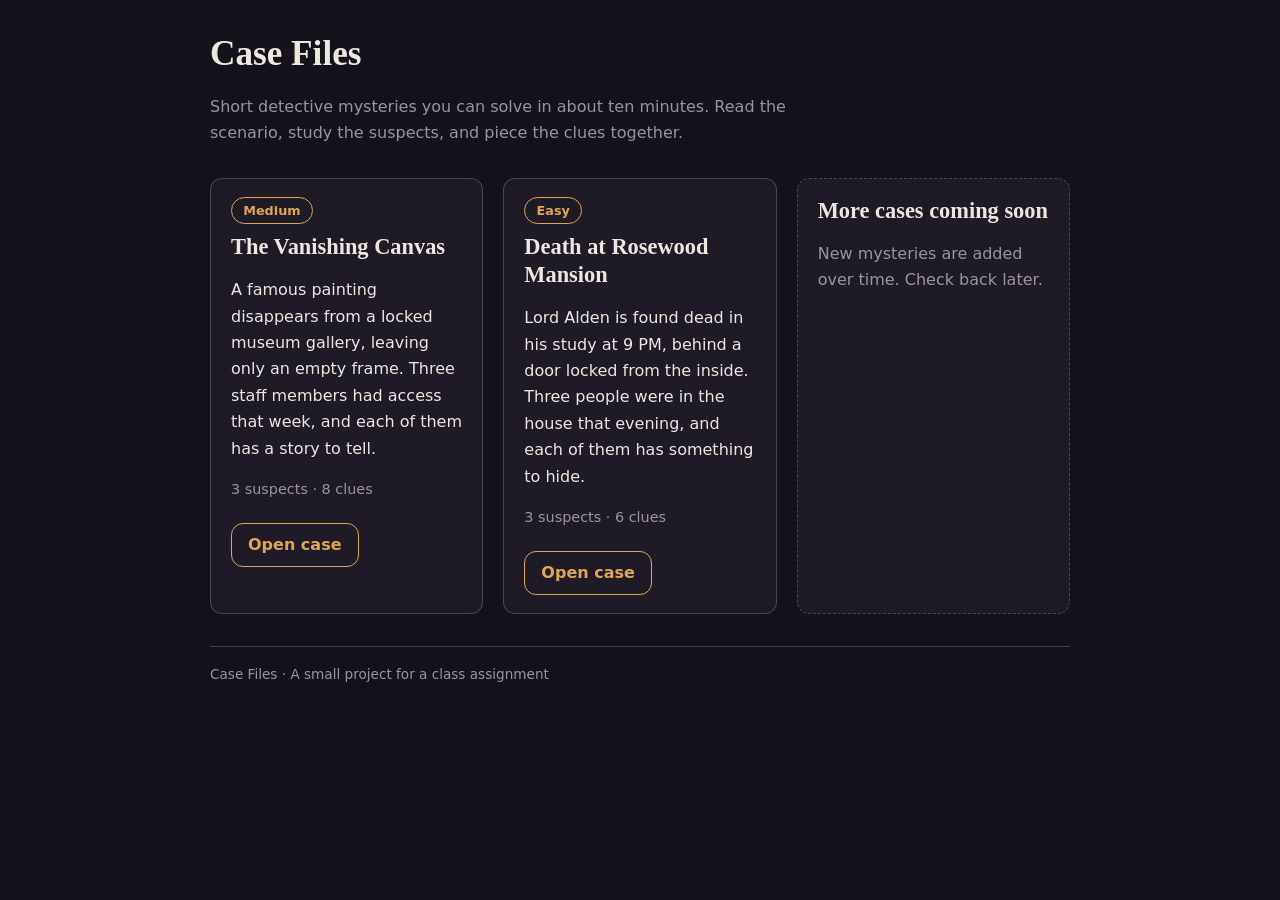
<file: index.html>
<!DOCTYPE html>
<html lang="en">
<head>
  <meta charset="utf-8">
  <meta name="viewport" content="width=device-width, initial-scale=1">
  <title>Case Files: Detective Mysteries</title>
  <link rel="stylesheet" href="assets/style.css">
</head>
<body>
  <div class="container">
    <header class="site-header">
      <h1>Case Files</h1>
      <p class="intro">Short detective mysteries you can solve in about ten minutes. Read the scenario, study the suspects, and piece the clues together.</p>
    </header>

    <main>
      <div class="grid">
        <!-- New case cards go at the top of this grid (newest first). -->
        <article class="card">
          <span class="tag">Medium</span>
          <h2>The Vanishing Canvas</h2>
          <p>A famous painting disappears from a locked museum gallery, leaving only an empty frame. Three staff members had access that week, and each of them has a story to tell.</p>
          <p class="info">3 suspects · 8 clues</p>
          <a class="button" href="cases/vanishing-canvas/index.html">Open case</a>
        </article>

        <article class="card">
          <span class="tag">Easy</span>
          <h2>Death at Rosewood Mansion</h2>
          <p>Lord Alden is found dead in his study at 9 PM, behind a door locked from the inside. Three people were in the house that evening, and each of them has something to hide.</p>
          <p class="info">3 suspects · 6 clues</p>
          <a class="button" href="cases/rosewood-mansion/index.html">Open case</a>

        </article>

        <!-- Keep this card as the last item. -->
        <article class="card soon">
          <h2>More cases coming soon</h2>
          <p>New mysteries are added over time. Check back later.</p>
        </article>
      </div>
    </main>

    <footer>Case Files · A small project for a class assignment</footer>
  </div>
</body>
</html>
</file>
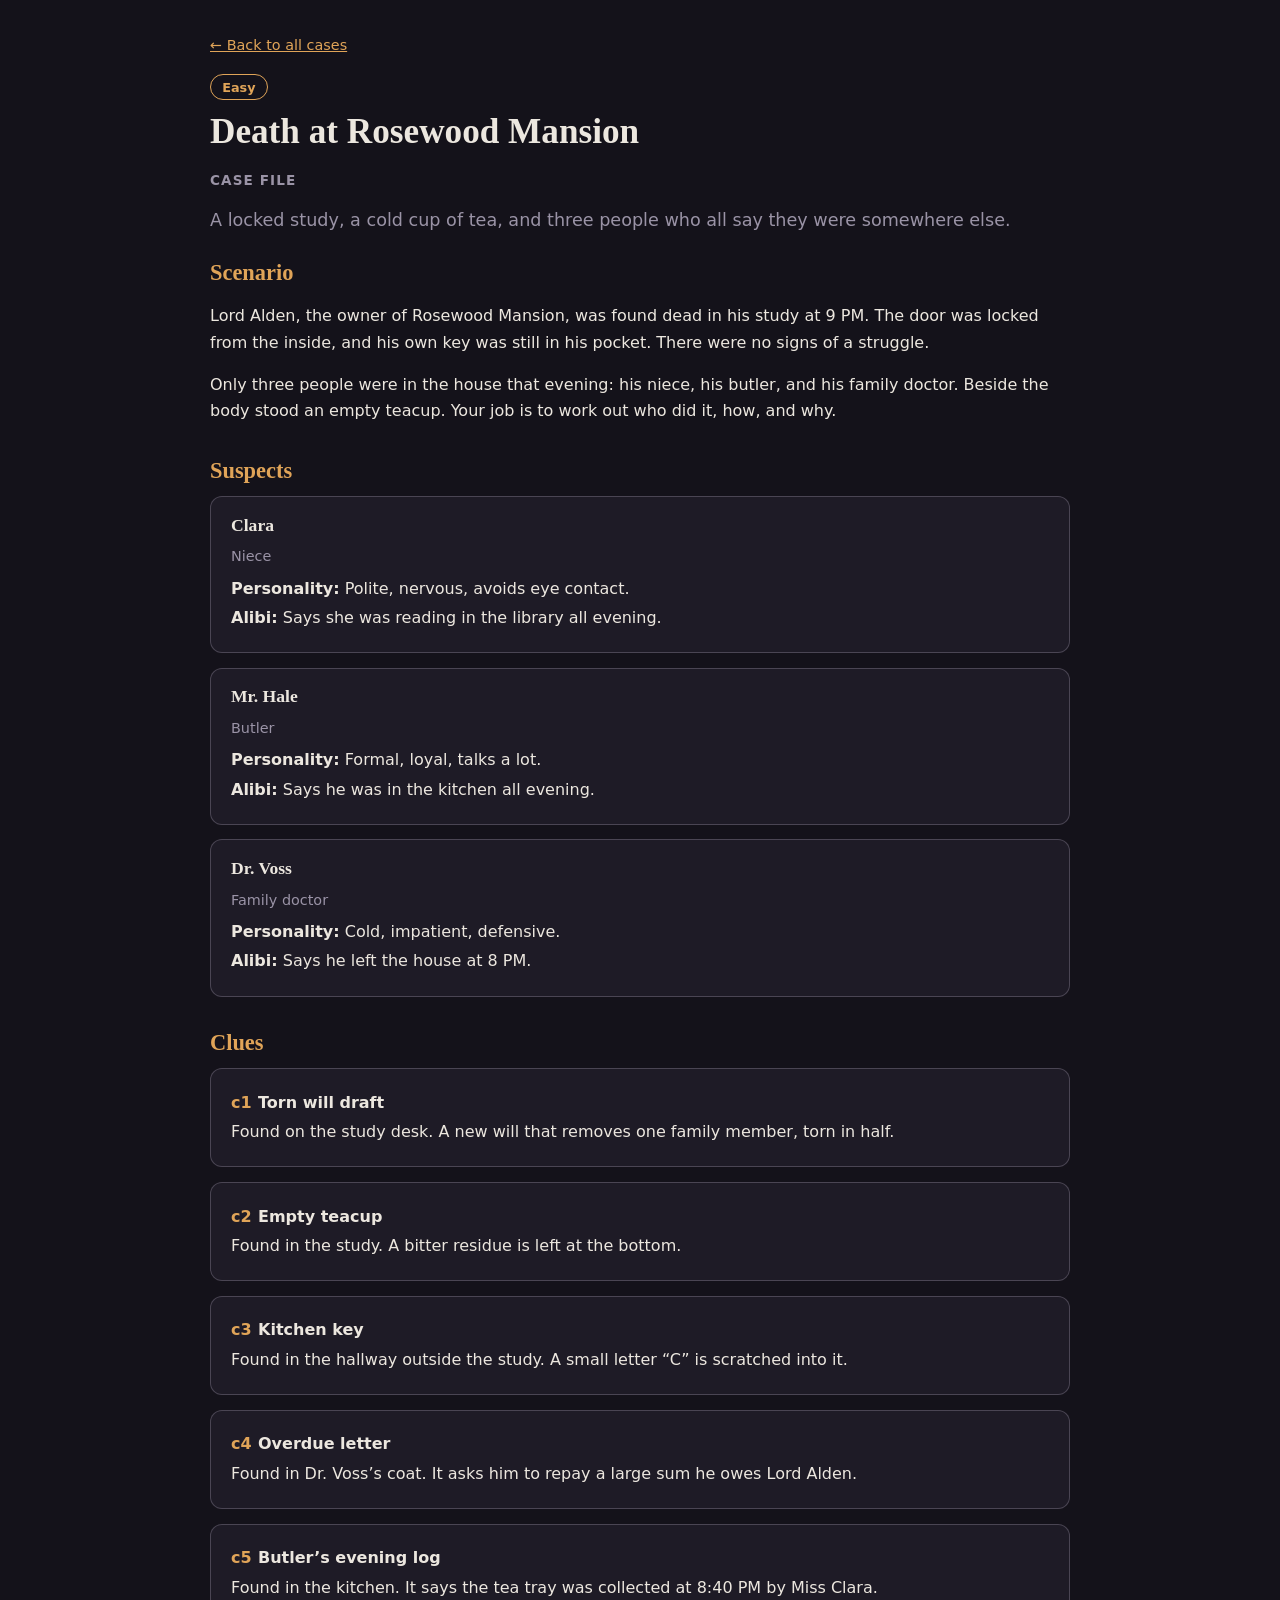
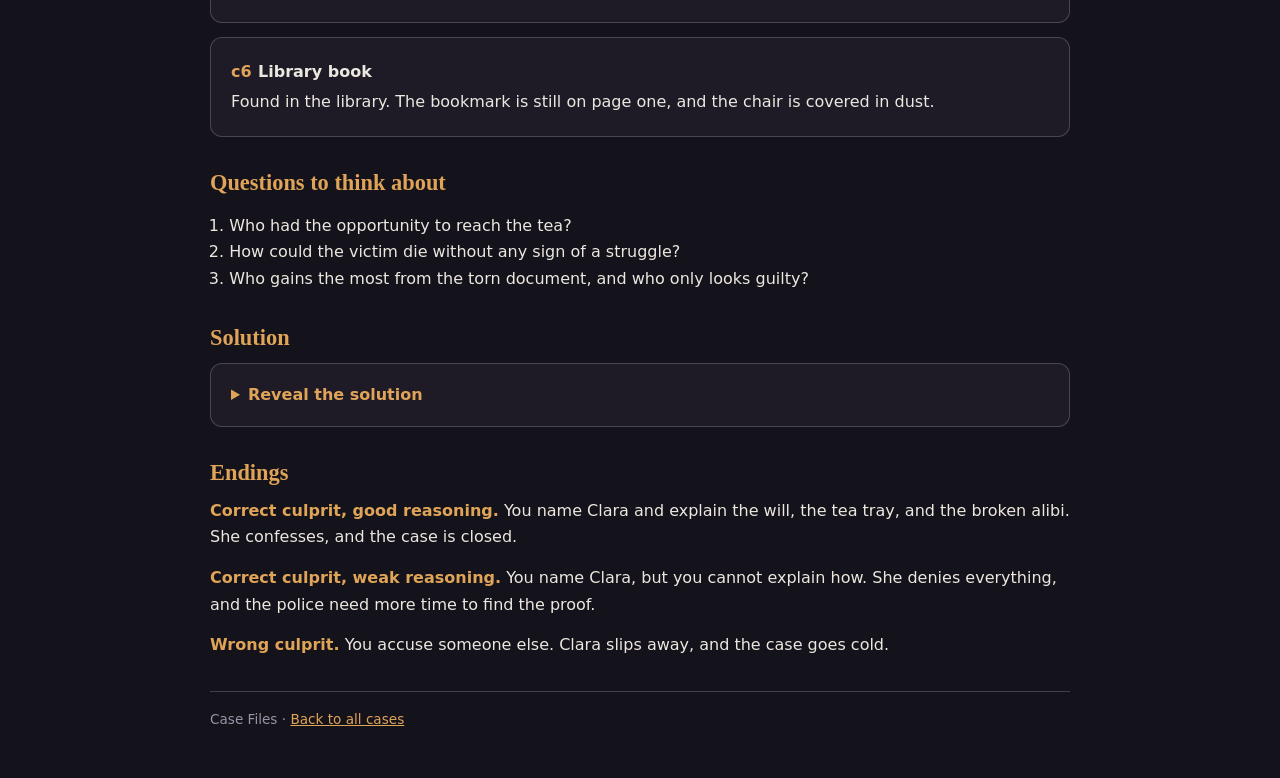
<file: cases/rosewood-mansion/index.html>
<!DOCTYPE html>
<html lang="en">
<head>
  <meta charset="utf-8">
  <meta name="viewport" content="width=device-width, initial-scale=1">
  <title>Death at Rosewood Mansion | Case Files</title>
  <link rel="stylesheet" href="../../assets/style.css">
</head>
<body>
  <div class="container">

    <!-- 1. Header -->
    <header class="case-header">
      <a class="back" href="../../index.html">← Back to all cases</a><br>
      <span class="tag">Easy</span>
      <h1>Death at Rosewood Mansion</h1>
      <h2 class="case-label">Case file</h2>
      <p class="hook">A locked study, a cold cup of tea, and three people who all say they were somewhere else.</p>
    </header>

    <main>
      <!-- 2. Scenario -->
      <section>
        <h2>Scenario</h2>
        <p>Lord Alden, the owner of Rosewood Mansion, was found dead in his study at 9 PM. The door was locked from the inside, and his own key was still in his pocket. There were no signs of a struggle.</p>
        <p>Only three people were in the house that evening: his niece, his butler, and his family doctor. Beside the body stood an empty teacup. Your job is to work out who did it, how, and why.</p>
      </section>

      <!-- 3. Suspects -->
      <section>
        <h2>Suspects</h2>
        <div class="suspect-card">
          <h3>Clara</h3>
          <p class="role">Niece</p>
          <p><strong>Personality:</strong> Polite, nervous, avoids eye contact.</p>
          <p><strong>Alibi:</strong> Says she was reading in the library all evening.</p>
        </div>
        <div class="suspect-card">
          <h3>Mr. Hale</h3>
          <p class="role">Butler</p>
          <p><strong>Personality:</strong> Formal, loyal, talks a lot.</p>
          <p><strong>Alibi:</strong> Says he was in the kitchen all evening.</p>
        </div>
        <div class="suspect-card">
          <h3>Dr. Voss</h3>
          <p class="role">Family doctor</p>
          <p><strong>Personality:</strong> Cold, impatient, defensive.</p>
          <p><strong>Alibi:</strong> Says he left the house at 8 PM.</p>
        </div>
      </section>

      <!-- 4. Clues -->
      <section>
        <h2>Clues</h2>
        <div class="clue"><p><span class="clue-id">c1</span><strong>Torn will draft</strong></p><p>Found on the study desk. A new will that removes one family member, torn in half.</p></div>
        <div class="clue"><p><span class="clue-id">c2</span><strong>Empty teacup</strong></p><p>Found in the study. A bitter residue is left at the bottom.</p></div>
        <div class="clue"><p><span class="clue-id">c3</span><strong>Kitchen key</strong></p><p>Found in the hallway outside the study. A small letter “C” is scratched into it.</p></div>
        <div class="clue"><p><span class="clue-id">c4</span><strong>Overdue letter</strong></p><p>Found in Dr. Voss’s coat. It asks him to repay a large sum he owes Lord Alden.</p></div>
        <div class="clue"><p><span class="clue-id">c5</span><strong>Butler’s evening log</strong></p><p>Found in the kitchen. It says the tea tray was collected at 8:40 PM by Miss Clara.</p></div>
        <div class="clue"><p><span class="clue-id">c6</span><strong>Library book</strong></p><p>Found in the library. The bookmark is still on page one, and the chair is covered in dust.</p></div>
      </section>

      <!-- 5. Questions to think about -->
      <section>
        <h2>Questions to think about</h2>
        <ol class="questions">
          <li>Who had the opportunity to reach the tea?</li>
          <li>How could the victim die without any sign of a struggle?</li>
          <li>Who gains the most from the torn document, and who only looks guilty?</li>
        </ol>
      </section>

      <!-- 6. Solution (hidden by default) -->
      <section>
        <h2>Solution</h2>
        <details>
          <summary>Reveal the solution</summary>
          <p><strong>Culprit:</strong> Clara.</p>
          <p><strong>Motive:</strong> Lord Alden had drafted a new will that cut her out. She learned about it and could not accept losing her inheritance.</p>
          <p><strong>Method:</strong> She prepared the evening tea herself and poisoned it. Lord Alden drank it alone in his study, which is why the locked door never mattered.</p>
          <p><strong>Proof:</strong> The torn will draft (c1) gives her the motive. The butler’s log (c5) shows she collected the tea tray. Her kitchen key (c3) shows she had access to the kitchen. The untouched library book (c6) breaks her alibi.</p>
          <p><strong>Red herring:</strong> Dr. Voss owed money (c4), but nothing connects him to the tea.</p>
        </details>
      </section>

      <!-- 7. Endings -->
      <section>
        <h2>Endings</h2>
        <div class="ending"><strong>Correct culprit, good reasoning.</strong> You name Clara and explain the will, the tea tray, and the broken alibi. She confesses, and the case is closed.</div>
        <div class="ending"><strong>Correct culprit, weak reasoning.</strong> You name Clara, but you cannot explain how. She denies everything, and the police need more time to find the proof.</div>
        <div class="ending"><strong>Wrong culprit.</strong> You accuse someone else. Clara slips away, and the case goes cold.</div>
      </section>
    </main>

    <footer>Case Files · <a href="../../index.html">Back to all cases</a></footer>
  </div>
</body>
</html>
</file>
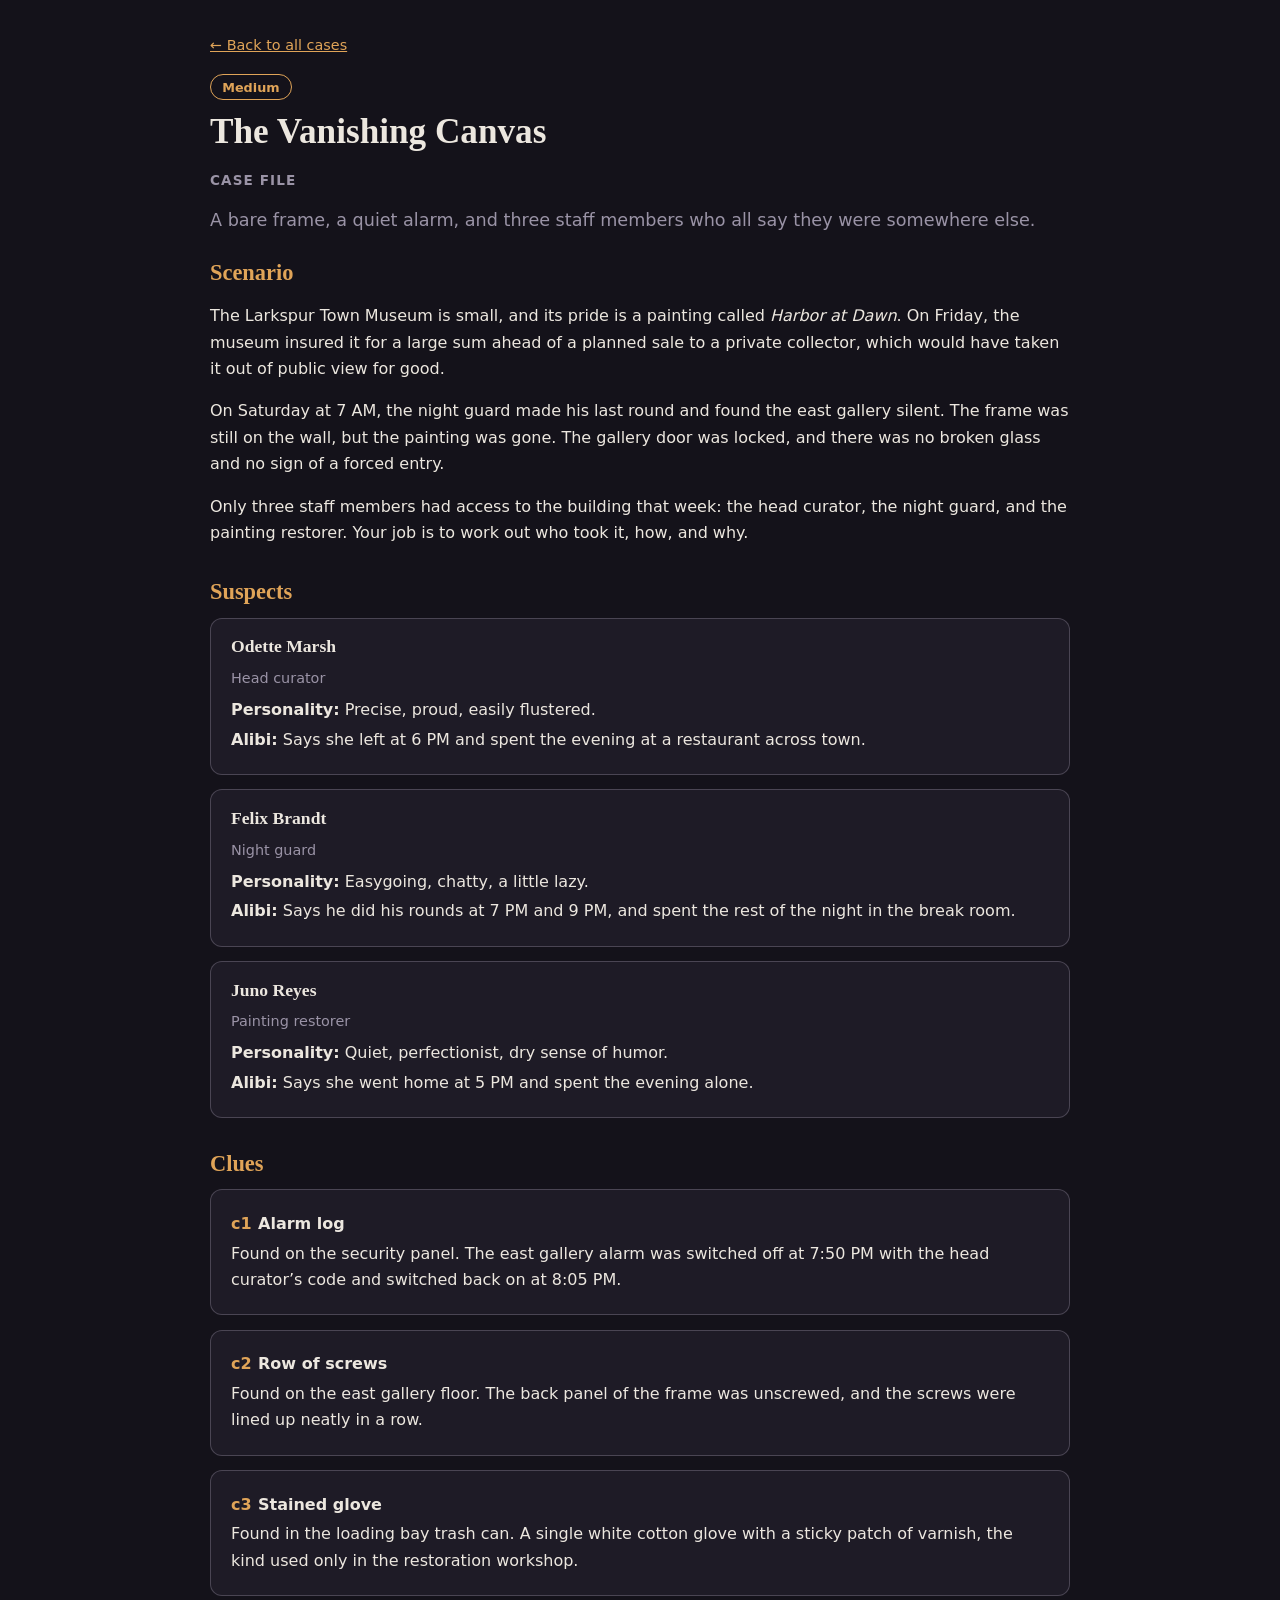
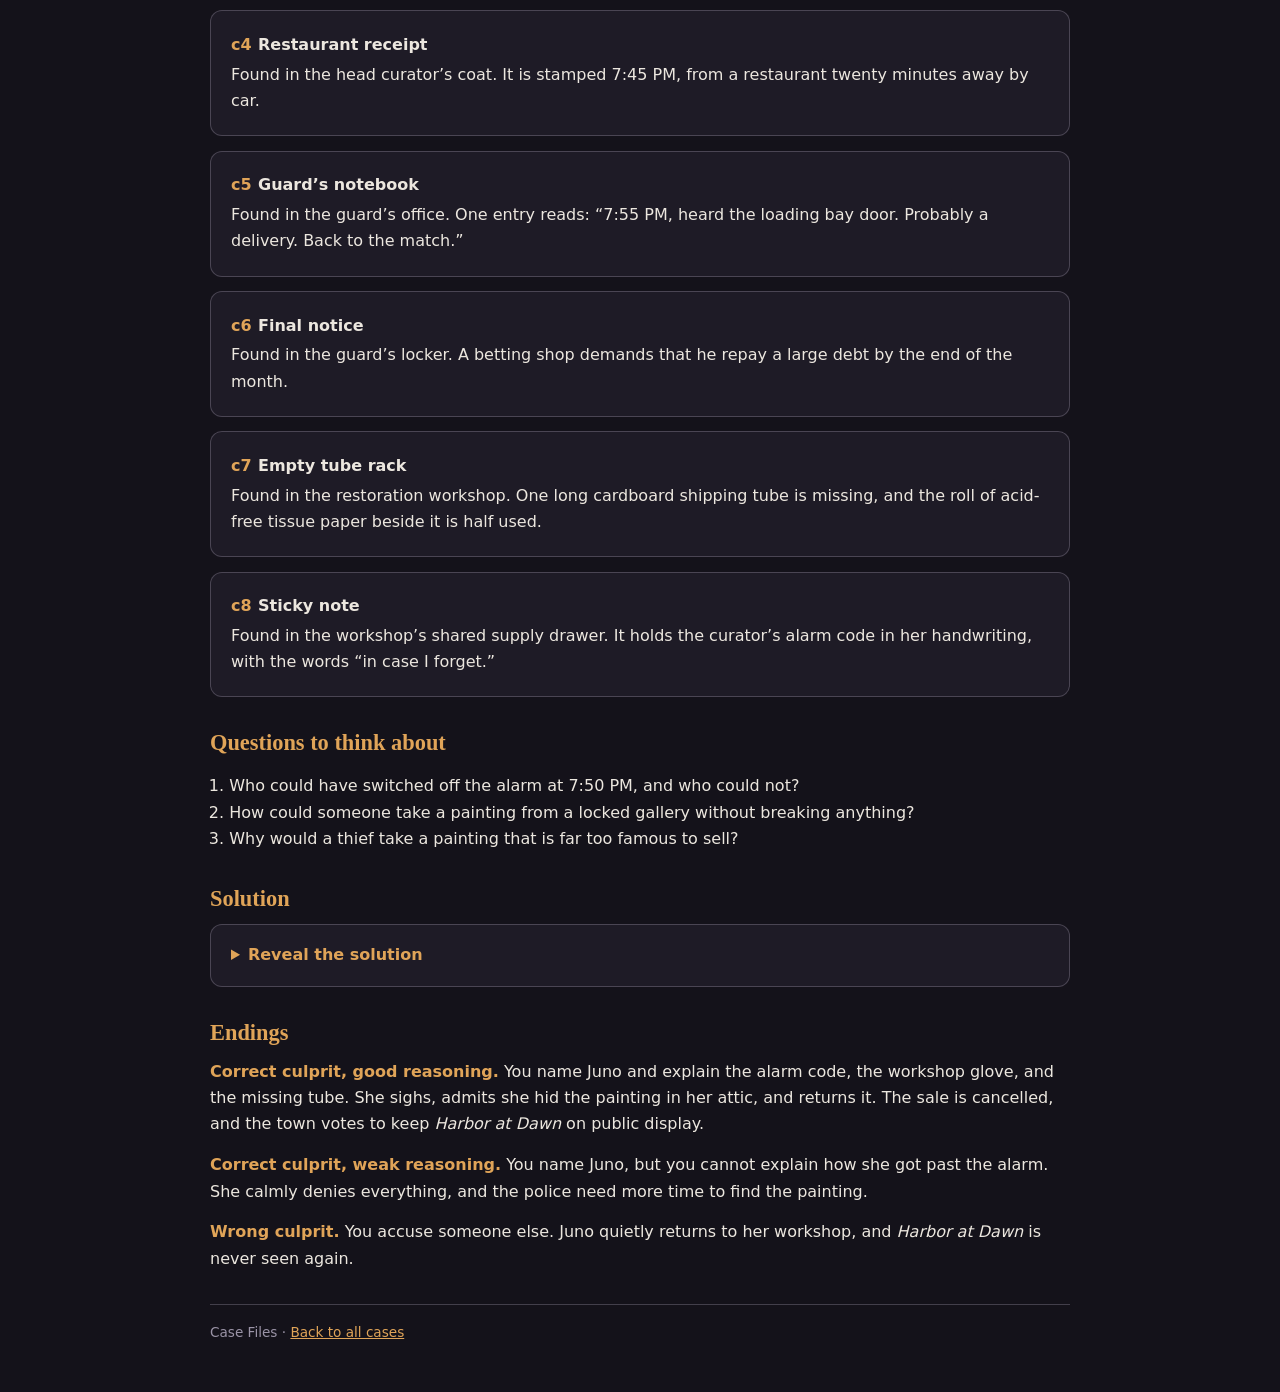
<file: cases/vanishing-canvas/index.html>
<!DOCTYPE html>
<html lang="en">
<head>
  <meta charset="utf-8">
  <meta name="viewport" content="width=device-width, initial-scale=1">
  <title>The Vanishing Canvas | Case Files</title>
  <link rel="stylesheet" href="../../assets/style.css">
</head>
<body>
  <div class="container">

    <!-- 1. Header -->
    <header class="case-header">
      <a class="back" href="../../index.html">&larr; Back to all cases</a><br>
      <span class="tag">Medium</span>
      <h1>The Vanishing Canvas</h1>
      <h2 class="case-label">Case file</h2>
      <p class="hook">A bare frame, a quiet alarm, and three staff members who all say they were somewhere else.</p>
    </header>

    <main>

      <!-- 2. Scenario -->
      <section>
        <h2>Scenario</h2>
        <p>The Larkspur Town Museum is small, and its pride is a painting called <em>Harbor at Dawn</em>. On Friday, the museum insured it for a large sum ahead of a planned sale to a private collector, which would have taken it out of public view for good.</p>
        <p>On Saturday at 7 AM, the night guard made his last round and found the east gallery silent. The frame was still on the wall, but the painting was gone. The gallery door was locked, and there was no broken glass and no sign of a forced entry.</p>
        <p>Only three staff members had access to the building that week: the head curator, the night guard, and the painting restorer. Your job is to work out who took it, how, and why.</p>
      </section>

      <!-- 3. Suspects -->
      <section>
        <h2>Suspects</h2>

        <div class="suspect-card">
          <h3>Odette Marsh</h3>
          <p class="role">Head curator</p>
          <p><strong>Personality:</strong> Precise, proud, easily flustered.</p>
          <p><strong>Alibi:</strong> Says she left at 6 PM and spent the evening at a restaurant across town.</p>
        </div>

        <div class="suspect-card">
          <h3>Felix Brandt</h3>
          <p class="role">Night guard</p>
          <p><strong>Personality:</strong> Easygoing, chatty, a little lazy.</p>
          <p><strong>Alibi:</strong> Says he did his rounds at 7 PM and 9 PM, and spent the rest of the night in the break room.</p>
        </div>

        <div class="suspect-card">
          <h3>Juno Reyes</h3>
          <p class="role">Painting restorer</p>
          <p><strong>Personality:</strong> Quiet, perfectionist, dry sense of humor.</p>
          <p><strong>Alibi:</strong> Says she went home at 5 PM and spent the evening alone.</p>
        </div>
      </section>

      <!-- 4. Clues -->
      <section>
        <h2>Clues</h2>

        <div class="clue">
          <p><span class="clue-id">c1</span><strong>Alarm log</strong></p>
          <p>Found on the security panel. The east gallery alarm was switched off at 7:50 PM with the head curator&rsquo;s code and switched back on at 8:05 PM.</p>
        </div>

        <div class="clue">
          <p><span class="clue-id">c2</span><strong>Row of screws</strong></p>
          <p>Found on the east gallery floor. The back panel of the frame was unscrewed, and the screws were lined up neatly in a row.</p>
        </div>

        <div class="clue">
          <p><span class="clue-id">c3</span><strong>Stained glove</strong></p>
          <p>Found in the loading bay trash can. A single white cotton glove with a sticky patch of varnish, the kind used only in the restoration workshop.</p>
        </div>

        <div class="clue">
          <p><span class="clue-id">c4</span><strong>Restaurant receipt</strong></p>
          <p>Found in the head curator&rsquo;s coat. It is stamped 7:45 PM, from a restaurant twenty minutes away by car.</p>
        </div>

        <div class="clue">
          <p><span class="clue-id">c5</span><strong>Guard&rsquo;s notebook</strong></p>
          <p>Found in the guard&rsquo;s office. One entry reads: &ldquo;7:55 PM, heard the loading bay door. Probably a delivery. Back to the match.&rdquo;</p>
        </div>

        <div class="clue">
          <p><span class="clue-id">c6</span><strong>Final notice</strong></p>
          <p>Found in the guard&rsquo;s locker. A betting shop demands that he repay a large debt by the end of the month.</p>
        </div>

        <div class="clue">
          <p><span class="clue-id">c7</span><strong>Empty tube rack</strong></p>
          <p>Found in the restoration workshop. One long cardboard shipping tube is missing, and the roll of acid-free tissue paper beside it is half used.</p>
        </div>

        <div class="clue">
          <p><span class="clue-id">c8</span><strong>Sticky note</strong></p>
          <p>Found in the workshop&rsquo;s shared supply drawer. It holds the curator&rsquo;s alarm code in her handwriting, with the words &ldquo;in case I forget.&rdquo;</p>
        </div>
      </section>

      <!-- 5. Questions to think about -->
      <section>
        <h2>Questions to think about</h2>
        <ol class="questions">
          <li>Who could have switched off the alarm at 7:50 PM, and who could not?</li>
          <li>How could someone take a painting from a locked gallery without breaking anything?</li>
          <li>Why would a thief take a painting that is far too famous to sell?</li>
        </ol>
      </section>

      <!-- 6. Solution (hidden by default) -->
      <section>
        <h2>Solution</h2>
        <details>
          <summary>Reveal the solution</summary>
          <p><strong>Culprit:</strong> Juno Reyes.</p>
          <p><strong>Motive:</strong> She spent two years restoring <em>Harbor at Dawn</em> and believed it belonged to the town. When she learned it would be sold to a private collector, she decided to take it and keep it from disappearing into a private home.</p>
          <p><strong>Method:</strong> She copied the curator&rsquo;s alarm code from the sticky note in the workshop drawer and disarmed the east gallery at 7:50 PM. She unscrewed the back panel carefully, as someone used to handling frames would, rolled the canvas into a shipping tube, and left through the loading bay. She re-armed the alarm at 8:05 PM.</p>
          <p><strong>Proof:</strong> The alarm log (c1) shows the curator&rsquo;s code was used, but her receipt (c4) places her across town, so someone else knew the code. The sticky note (c8) shows the code sat in the workshop drawer. The neat row of screws (c2) points to a trained hand. The varnish-stained glove (c3) and the missing tube (c7) both come from the workshop. The guard&rsquo;s notebook (c5) confirms someone used the loading bay in that time window. Together these break her alibi.</p>
          <p><strong>Red herrings:</strong> Mr. Brandt owed money (c6) and had keys to everything, but nothing ties him to the workshop or the code. Ms. Marsh had a motive in the insurance payout, but her receipt (c4) clears her.</p>
        </details>
      </section>

      <!-- 7. Endings -->
      <section>
        <h2>Endings</h2>
        <div class="ending"><strong>Correct culprit, good reasoning.</strong> You name Juno and explain the alarm code, the workshop glove, and the missing tube. She sighs, admits she hid the painting in her attic, and returns it. The sale is cancelled, and the town votes to keep <em>Harbor at Dawn</em> on public display.</div>
        <div class="ending"><strong>Correct culprit, weak reasoning.</strong> You name Juno, but you cannot explain how she got past the alarm. She calmly denies everything, and the police need more time to find the painting.</div>
        <div class="ending"><strong>Wrong culprit.</strong> You accuse someone else. Juno quietly returns to her workshop, and <em>Harbor at Dawn</em> is never seen again.</div>
      </section>

    </main>

    <footer>Case Files &middot; <a href="../../index.html">Back to all cases</a></footer>
  </div>
</body>
</html>
</file>
<file: assets/style.css>
/* Case Files: shared stylesheet. Colors come only from these variables. */
:root {
  --bg: #14121a;
  --card: #1e1b26;
  --text: #ece7df;
  --muted: #9a93a6;
  --accent: #e0a458;
  color-scheme: dark;
}

* { box-sizing: border-box; }

html { scroll-behavior: smooth; }

body {
  margin: 0;
  background: var(--bg);
  color: var(--text);
  font-family: system-ui, -apple-system, "Segoe UI", Roboto, Arial, sans-serif;
  line-height: 1.65;
}

h1, h2, h3 {
  font-family: Georgia, "Times New Roman", serif;
  line-height: 1.25;
  margin: 0 0 0.5em;
}

h1 { font-size: 2.2rem; }
h2 { font-size: 1.4rem; color: var(--accent); }
h3 { font-size: 1.1rem; }

a { color: var(--accent); }

.container {
  max-width: 900px;
  margin: 0 auto;
  padding: 2rem 1.25rem 3rem;
}

.site-header { margin-bottom: 2rem; }
.intro { color: var(--muted); max-width: 60ch; }

/* Card grid (home page) */
.grid {
  display: grid;
  grid-template-columns: repeat(auto-fit, minmax(260px, 1fr));
  gap: 1.25rem;
}

.card, .suspect-card, .clue, details {
  background: var(--card);
  border: 1px solid color-mix(in srgb, var(--muted) 35%, transparent);
  border-radius: 12px;
  padding: 1.1rem 1.25rem;
}

.card h2 { color: var(--text); }
.card.soon { border-style: dashed; color: var(--muted); }
.info { color: var(--muted); font-size: 0.9rem; }

.button {
  display: inline-block;
  margin-top: 0.4rem;
  padding: 0.5rem 1rem;
  border: 1px solid var(--accent);
  border-radius: 12px;
  text-decoration: none;
  font-weight: 600;
}
.button:hover { background: var(--accent); color: var(--bg); }

/* Difficulty tag */
.tag {
  display: inline-block;
  padding: 0.1rem 0.7rem;
  border: 1px solid var(--accent);
  border-radius: 999px;
  color: var(--accent);
  font-size: 0.8rem;
  font-weight: 600;
  margin-bottom: 0.6rem;
}

/* Case page */
.case-header { margin-bottom: 1.5rem; }
.hook { color: var(--muted); font-size: 1.1rem; }
.back { display: inline-block; margin-bottom: 1rem; font-size: 0.9rem; }

section { margin-bottom: 2rem; }

.suspect-card, .clue { margin-bottom: 0.9rem; }
.suspect-card p, .clue p { margin: 0.2rem 0; }
.suspect-card .role { color: var(--muted); font-size: 0.9rem; margin-bottom: 0.4rem; }
.clue-id { color: var(--accent); font-weight: 700; margin-right: 0.4rem; }

details summary { cursor: pointer; font-weight: 600; color: var(--accent); }
details[open] summary { margin-bottom: 0.7rem; }

ol.questions { padding-left: 1.2rem; }

.ending { margin-bottom: 0.9rem; }
.ending strong { color: var(--accent); }

footer {
  border-top: 1px solid color-mix(in srgb, var(--muted) 35%, transparent);
  color: var(--muted);
  font-size: 0.85rem;
  padding-top: 1rem;
  margin-top: 2rem;
}

@media (max-width: 480px) {
  h1 { font-size: 1.7rem; }
  .container { padding: 1.25rem 1rem 2rem; }
}

.case-label {
  font-family: system-ui, -apple-system, "Segoe UI", Roboto, Arial, sans-serif;
  font-size: 0.85rem;
  text-transform: uppercase;
  letter-spacing: 0.08em;
  color: var(--muted);
  margin-bottom: 0.4rem;
}
</file>
